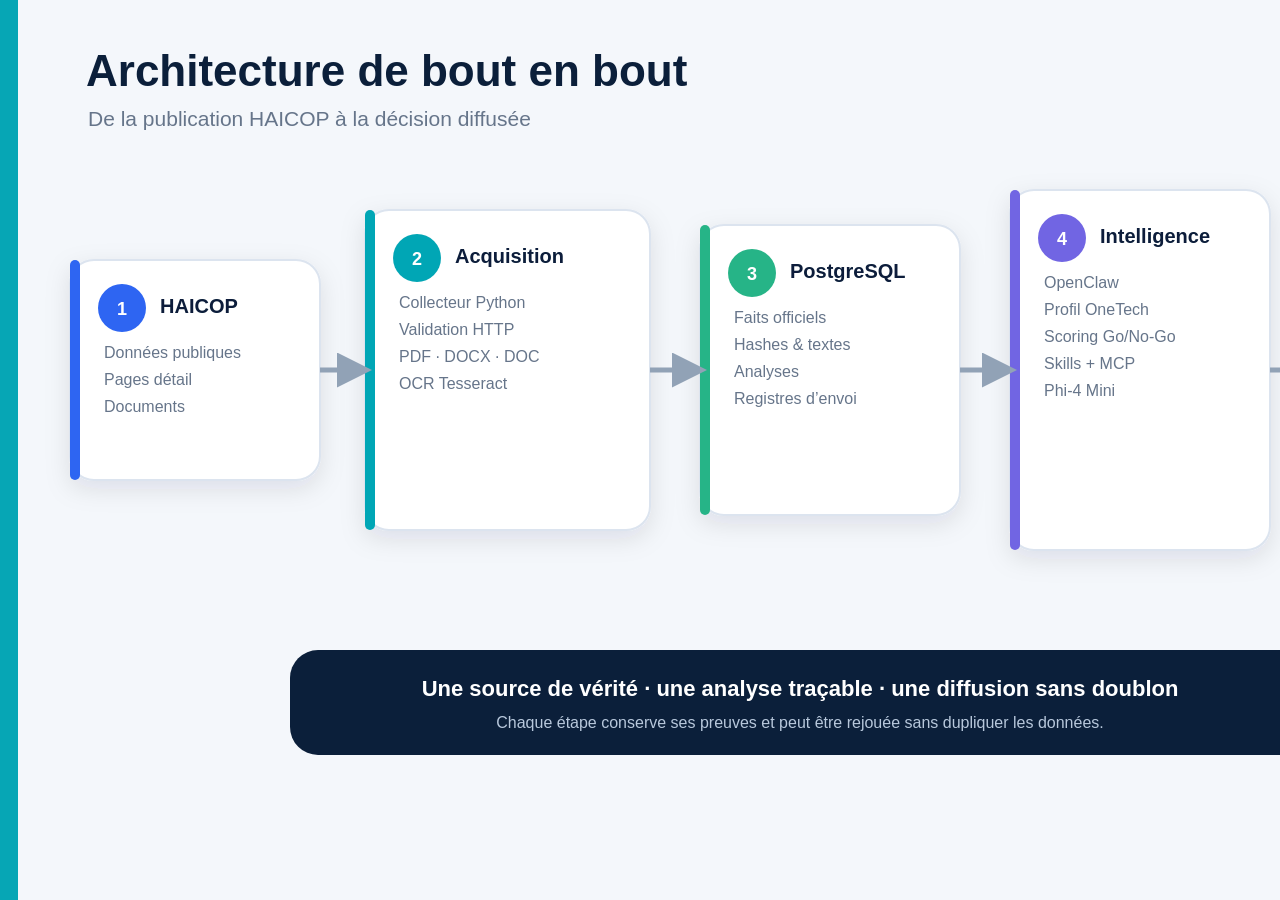
<file: livrables/architecture_onetech_tender_agent.html>
<!doctype html>
<html lang="fr"><head><meta charset="utf-8"><style>
*{box-sizing:border-box} html,body{margin:0;width:1600px;height:900px;overflow:hidden;background:#F4F7FB;font-family:'Segoe UI',Arial,sans-serif;color:#17243B}
svg{display:block;width:1600px;height:900px} .title{font-size:44px;font-weight:800;fill:#0B1F3A}.sub{font-size:21px;font-weight:500;fill:#66758A}
.h{font-size:20px;font-weight:750;fill:#0B1F3A}.b{font-size:16px;font-weight:500;fill:#66758A}.small{font-size:14px;font-weight:700;fill:#66758A}
.white{fill:#FFFFFF}.muted{fill:#66758A}.node{fill:#FFFFFF;stroke:#DCE4EF;stroke-width:2}.shadow{filter:url(#shadow)}
</style></head><body><svg viewBox="0 0 1600 900" role="img" aria-label="Architecture de bout en bout">
<defs><filter id="shadow" x="-20%" y="-20%" width="140%" height="140%"><feDropShadow dx="0" dy="8" stdDeviation="12" flood-color="#0B1F3A" flood-opacity=".10"/></filter>
<marker id="arrow" viewBox="0 0 10 10" refX="8" refY="5" markerWidth="7" markerHeight="7" orient="auto-start-reverse"><path d="M 0 0 L 10 5 L 0 10 z" fill="#91A2B6"/></marker></defs>
<rect width="1600" height="900" fill="#F4F7FB"/><rect x="0" y="0" width="18" height="900" fill="#06A6B5"/>
<text x="86" y="86" class="title">Architecture de bout en bout</text><text x="88" y="126" class="sub">De la publication HAICOP à la décision diffusée</text><g class="shadow"><rect class="node" x="70" y="260" width="250" height="220" rx="24"/><rect x="70" y="260" width="10" height="220" rx="5" fill="#2D65F2"/><circle cx="122" cy="308" r="24" fill="#2D65F2"/><text x="122" y="315" text-anchor="middle" font-size="18" font-weight="800" fill="white">1</text><text x="160" y="313" class="h">HAICOP</text><text x="104" y="358" class="b">Données publiques</text><text x="104" y="385" class="b">Pages détail</text><text x="104" y="412" class="b">Documents</text></g><g class="shadow"><rect class="node" x="365" y="210" width="285" height="320" rx="24"/><rect x="365" y="210" width="10" height="320" rx="5" fill="#06A6B5"/><circle cx="417" cy="258" r="24" fill="#06A6B5"/><text x="417" y="265" text-anchor="middle" font-size="18" font-weight="800" fill="white">2</text><text x="455" y="263" class="h">Acquisition</text><text x="399" y="308" class="b">Collecteur Python</text><text x="399" y="335" class="b">Validation HTTP</text><text x="399" y="362" class="b">PDF · DOCX · DOC</text><text x="399" y="389" class="b">OCR Tesseract</text></g><g class="shadow"><rect class="node" x="700" y="225" width="260" height="290" rx="24"/><rect x="700" y="225" width="10" height="290" rx="5" fill="#28B487"/><circle cx="752" cy="273" r="24" fill="#28B487"/><text x="752" y="280" text-anchor="middle" font-size="18" font-weight="800" fill="white">3</text><text x="790" y="278" class="h">PostgreSQL</text><text x="734" y="323" class="b">Faits officiels</text><text x="734" y="350" class="b">Hashes &amp; textes</text><text x="734" y="377" class="b">Analyses</text><text x="734" y="404" class="b">Registres d’envoi</text></g><g class="shadow"><rect class="node" x="1010" y="190" width="260" height="360" rx="24"/><rect x="1010" y="190" width="10" height="360" rx="5" fill="#7165E3"/><circle cx="1062" cy="238" r="24" fill="#7165E3"/><text x="1062" y="245" text-anchor="middle" font-size="18" font-weight="800" fill="white">4</text><text x="1100" y="243" class="h">Intelligence</text><text x="1044" y="288" class="b">OpenClaw</text><text x="1044" y="315" class="b">Profil OneTech</text><text x="1044" y="342" class="b">Scoring Go/No-Go</text><text x="1044" y="369" class="b">Skills + MCP</text><text x="1044" y="396" class="b">Phi-4 Mini</text></g><g class="shadow"><rect class="node" x="1320" y="260" width="230" height="220" rx="24"/><rect x="1320" y="260" width="10" height="220" rx="5" fill="#F59E0B"/><circle cx="1372" cy="308" r="24" fill="#F59E0B"/><text x="1372" y="315" text-anchor="middle" font-size="18" font-weight="800" fill="white">5</text><text x="1410" y="313" class="h">Diffusion</text><text x="1354" y="358" class="b">n8n</text><text x="1354" y="385" class="b">Gmail</text><text x="1354" y="412" class="b">Telegram</text></g><path d="M320 370 L365 370" stroke="#91A2B6" stroke-width="5" fill="none" marker-end="url(#arrow)"/><path d="M650 370 L700 370" stroke="#91A2B6" stroke-width="5" fill="none" marker-end="url(#arrow)"/><path d="M960 370 L1010 370" stroke="#91A2B6" stroke-width="5" fill="none" marker-end="url(#arrow)"/><path d="M1270 370 L1320 370" stroke="#91A2B6" stroke-width="5" fill="none" marker-end="url(#arrow)"/><rect x="290" y="650" width="1020" height="105" rx="28" fill="#0B1F3A"/><text x="800" y="696" text-anchor="middle" font-size="22" font-weight="800" fill="white">Une source de vérité · une analyse traçable · une diffusion sans doublon</text><text x="800" y="728" text-anchor="middle" font-size="16" font-weight="500" fill="#B8C8DC">Chaque étape conserve ses preuves et peut être rejouée sans dupliquer les données.</text></svg></body></html>
</file>
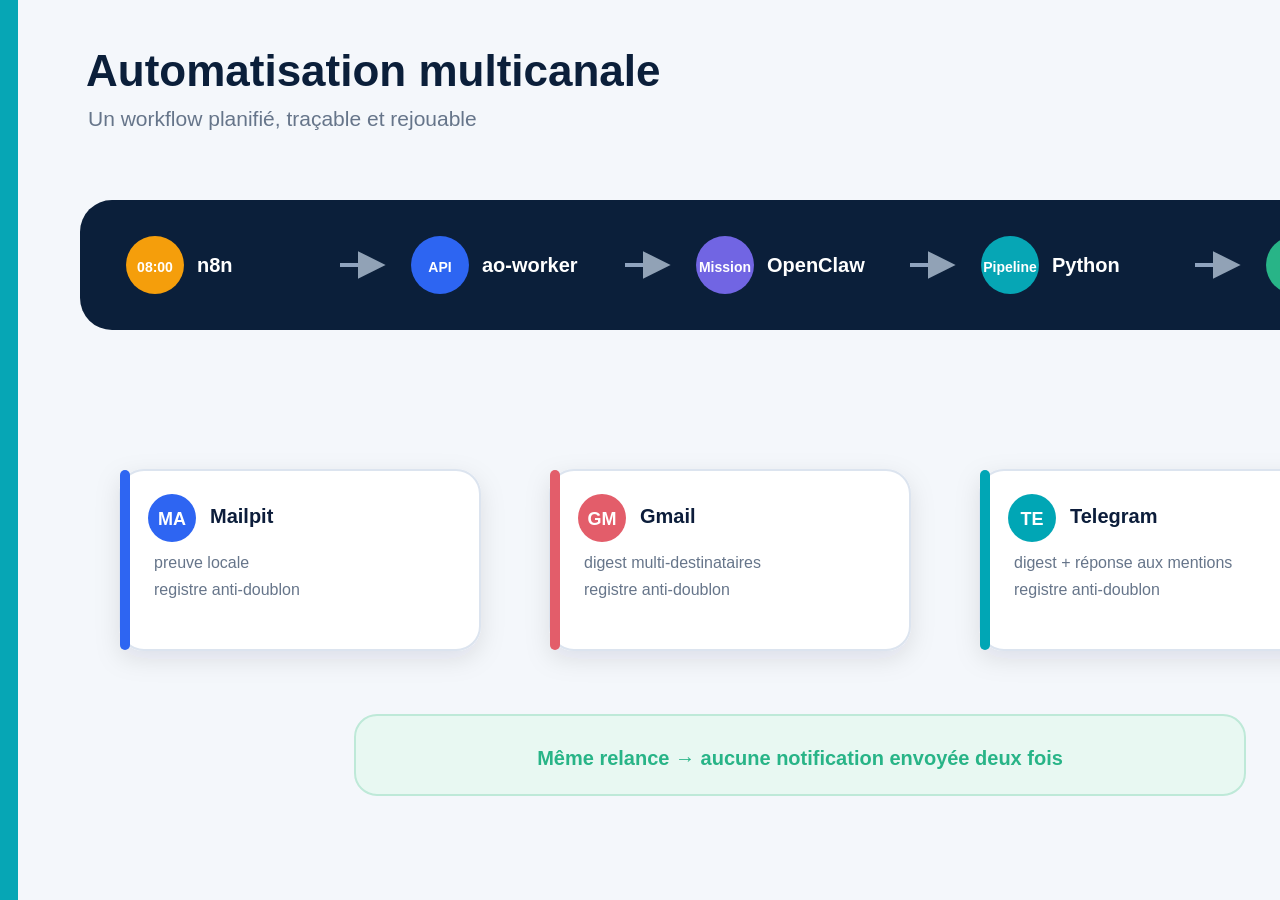
<file: livrables/visuals/automation_channels.html>
<!doctype html>
<html lang="fr"><head><meta charset="utf-8"><style>
*{box-sizing:border-box} html,body{margin:0;width:1600px;height:900px;overflow:hidden;background:#F4F7FB;font-family:'Segoe UI',Arial,sans-serif;color:#17243B}
svg{display:block;width:1600px;height:900px} .title{font-size:44px;font-weight:800;fill:#0B1F3A}.sub{font-size:21px;font-weight:500;fill:#66758A}
.h{font-size:20px;font-weight:750;fill:#0B1F3A}.b{font-size:16px;font-weight:500;fill:#66758A}.small{font-size:14px;font-weight:700;fill:#66758A}
.white{fill:#FFFFFF}.muted{fill:#66758A}.node{fill:#FFFFFF;stroke:#DCE4EF;stroke-width:2}.shadow{filter:url(#shadow)}
</style></head><body><svg viewBox="0 0 1600 900" role="img" aria-label="Automatisation multicanale">
<defs><filter id="shadow" x="-20%" y="-20%" width="140%" height="140%"><feDropShadow dx="0" dy="8" stdDeviation="12" flood-color="#0B1F3A" flood-opacity=".10"/></filter>
<marker id="arrow" viewBox="0 0 10 10" refX="8" refY="5" markerWidth="7" markerHeight="7" orient="auto-start-reverse"><path d="M 0 0 L 10 5 L 0 10 z" fill="#91A2B6"/></marker></defs>
<rect width="1600" height="900" fill="#F4F7FB"/><rect x="0" y="0" width="18" height="900" fill="#06A6B5"/>
<text x="86" y="86" class="title">Automatisation multicanale</text><text x="88" y="126" class="sub">Un workflow planifié, traçable et rejouable</text><rect x="80" y="200" width="1440" height="130" rx="32" fill="#0B1F3A"/><circle cx="155" cy="265" r="29" fill="#F59E0B"/><text x="155" y="272" text-anchor="middle" font-size="14" font-weight="800" fill="white">08:00</text><text x="197" y="272" font-size="20" font-weight="800" fill="white">n8n</text><path d="M340 265 L380 265" stroke="#8FA3BE" stroke-width="4" marker-end="url(#arrow)"/><circle cx="440" cy="265" r="29" fill="#2D65F2"/><text x="440" y="272" text-anchor="middle" font-size="14" font-weight="800" fill="white">API</text><text x="482" y="272" font-size="20" font-weight="800" fill="white">ao-worker</text><path d="M625 265 L665 265" stroke="#8FA3BE" stroke-width="4" marker-end="url(#arrow)"/><circle cx="725" cy="265" r="29" fill="#7165E3"/><text x="725" y="272" text-anchor="middle" font-size="14" font-weight="800" fill="white">Mission</text><text x="767" y="272" font-size="20" font-weight="800" fill="white">OpenClaw</text><path d="M910 265 L950 265" stroke="#8FA3BE" stroke-width="4" marker-end="url(#arrow)"/><circle cx="1010" cy="265" r="29" fill="#06A6B5"/><text x="1010" y="272" text-anchor="middle" font-size="14" font-weight="800" fill="white">Pipeline</text><text x="1052" y="272" font-size="20" font-weight="800" fill="white">Python</text><path d="M1195 265 L1235 265" stroke="#8FA3BE" stroke-width="4" marker-end="url(#arrow)"/><circle cx="1295" cy="265" r="29" fill="#28B487"/><text x="1295" y="272" text-anchor="middle" font-size="14" font-weight="800" fill="white">État</text><text x="1337" y="272" font-size="20" font-weight="800" fill="white">PostgreSQL</text><g class="shadow"><rect class="node" x="120" y="470" width="360" height="180" rx="24"/><rect x="120" y="470" width="10" height="180" rx="5" fill="#2D65F2"/><circle cx="172" cy="518" r="24" fill="#2D65F2"/><text x="172" y="525" text-anchor="middle" font-size="18" font-weight="800" fill="white">MA</text><text x="210" y="523" class="h">Mailpit</text><text x="154" y="568" class="b">preuve locale</text><text x="154" y="595" class="b">registre anti-doublon</text></g><g class="shadow"><rect class="node" x="550" y="470" width="360" height="180" rx="24"/><rect x="550" y="470" width="10" height="180" rx="5" fill="#E35D6A"/><circle cx="602" cy="518" r="24" fill="#E35D6A"/><text x="602" y="525" text-anchor="middle" font-size="18" font-weight="800" fill="white">GM</text><text x="640" y="523" class="h">Gmail</text><text x="584" y="568" class="b">digest multi-destinataires</text><text x="584" y="595" class="b">registre anti-doublon</text></g><g class="shadow"><rect class="node" x="980" y="470" width="360" height="180" rx="24"/><rect x="980" y="470" width="10" height="180" rx="5" fill="#06A6B5"/><circle cx="1032" cy="518" r="24" fill="#06A6B5"/><text x="1032" y="525" text-anchor="middle" font-size="18" font-weight="800" fill="white">TE</text><text x="1070" y="523" class="h">Telegram</text><text x="1014" y="568" class="b">digest + réponse aux mentions</text><text x="1014" y="595" class="b">registre anti-doublon</text></g><rect x="355" y="715" width="890" height="80" rx="22" fill="#E8F8F2" stroke="#BEE9D8" stroke-width="2"/><text x="800" y="765" text-anchor="middle" font-size="20" font-weight="800" fill="#28B487">Même relance → aucune notification envoyée deux fois</text></svg></body></html>
</file>
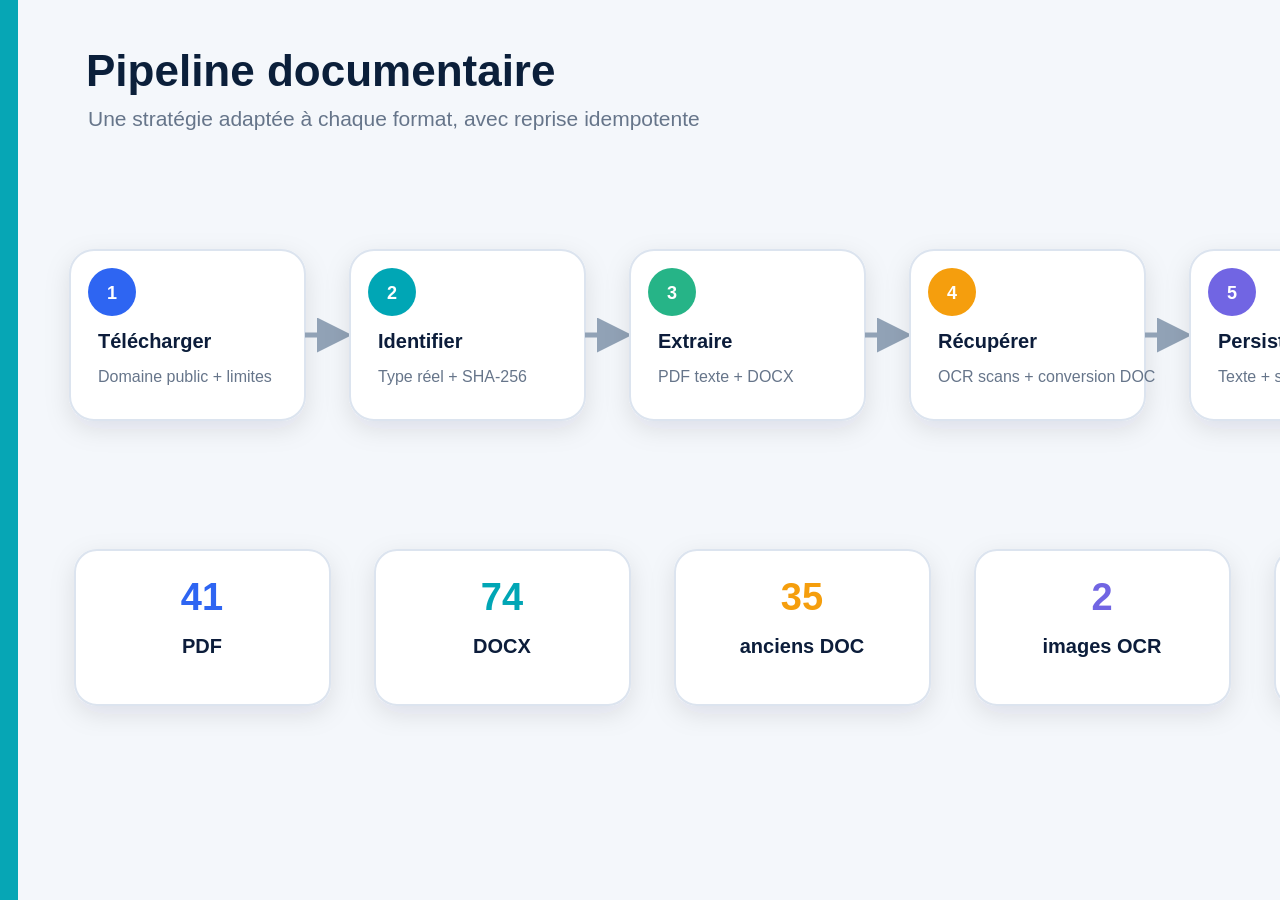
<file: livrables/visuals/pipeline_documents.html>
<!doctype html>
<html lang="fr"><head><meta charset="utf-8"><style>
*{box-sizing:border-box} html,body{margin:0;width:1600px;height:900px;overflow:hidden;background:#F4F7FB;font-family:'Segoe UI',Arial,sans-serif;color:#17243B}
svg{display:block;width:1600px;height:900px} .title{font-size:44px;font-weight:800;fill:#0B1F3A}.sub{font-size:21px;font-weight:500;fill:#66758A}
.h{font-size:20px;font-weight:750;fill:#0B1F3A}.b{font-size:16px;font-weight:500;fill:#66758A}.small{font-size:14px;font-weight:700;fill:#66758A}
.white{fill:#FFFFFF}.muted{fill:#66758A}.node{fill:#FFFFFF;stroke:#DCE4EF;stroke-width:2}.shadow{filter:url(#shadow)}
</style></head><body><svg viewBox="0 0 1600 900" role="img" aria-label="Pipeline documentaire">
<defs><filter id="shadow" x="-20%" y="-20%" width="140%" height="140%"><feDropShadow dx="0" dy="8" stdDeviation="12" flood-color="#0B1F3A" flood-opacity=".10"/></filter>
<marker id="arrow" viewBox="0 0 10 10" refX="8" refY="5" markerWidth="7" markerHeight="7" orient="auto-start-reverse"><path d="M 0 0 L 10 5 L 0 10 z" fill="#91A2B6"/></marker></defs>
<rect width="1600" height="900" fill="#F4F7FB"/><rect x="0" y="0" width="18" height="900" fill="#06A6B5"/>
<text x="86" y="86" class="title">Pipeline documentaire</text><text x="88" y="126" class="sub">Une stratégie adaptée à chaque format, avec reprise idempotente</text><g class="shadow"><rect class="node" x="70" y="250" width="235" height="170" rx="24"/><circle cx="112" cy="292" r="24" fill="#2D65F2"/><text x="112" y="299" text-anchor="middle" font-size="18" font-weight="800" fill="white">1</text><text x="98" y="348" class="h">Télécharger</text><text x="98" y="382" class="b">Domaine public + limites</text></g><path d="M305 335 L345 335" stroke="#91A2B6" stroke-width="5" marker-end="url(#arrow)"/><g class="shadow"><rect class="node" x="350" y="250" width="235" height="170" rx="24"/><circle cx="392" cy="292" r="24" fill="#06A6B5"/><text x="392" y="299" text-anchor="middle" font-size="18" font-weight="800" fill="white">2</text><text x="378" y="348" class="h">Identifier</text><text x="378" y="382" class="b">Type réel + SHA-256</text></g><path d="M585 335 L625 335" stroke="#91A2B6" stroke-width="5" marker-end="url(#arrow)"/><g class="shadow"><rect class="node" x="630" y="250" width="235" height="170" rx="24"/><circle cx="672" cy="292" r="24" fill="#28B487"/><text x="672" y="299" text-anchor="middle" font-size="18" font-weight="800" fill="white">3</text><text x="658" y="348" class="h">Extraire</text><text x="658" y="382" class="b">PDF texte + DOCX</text></g><path d="M865 335 L905 335" stroke="#91A2B6" stroke-width="5" marker-end="url(#arrow)"/><g class="shadow"><rect class="node" x="910" y="250" width="235" height="170" rx="24"/><circle cx="952" cy="292" r="24" fill="#F59E0B"/><text x="952" y="299" text-anchor="middle" font-size="18" font-weight="800" fill="white">4</text><text x="938" y="348" class="h">Récupérer</text><text x="938" y="382" class="b">OCR scans + conversion DOC</text></g><path d="M1145 335 L1185 335" stroke="#91A2B6" stroke-width="5" marker-end="url(#arrow)"/><g class="shadow"><rect class="node" x="1190" y="250" width="235" height="170" rx="24"/><circle cx="1232" cy="292" r="24" fill="#7165E3"/><text x="1232" y="299" text-anchor="middle" font-size="18" font-weight="800" fill="white">5</text><text x="1218" y="348" class="h">Persister</text><text x="1218" y="382" class="b">Texte + statut PostgreSQL</text></g><g class="shadow"><rect class="node" x="75" y="550" width="255" height="155" rx="22"/><text x="202" y="610" text-anchor="middle" font-size="38" font-weight="850" fill="#2D65F2">41</text><text x="202" y="653" text-anchor="middle" class="h">PDF</text></g><g class="shadow"><rect class="node" x="375" y="550" width="255" height="155" rx="22"/><text x="502" y="610" text-anchor="middle" font-size="38" font-weight="850" fill="#06A6B5">74</text><text x="502" y="653" text-anchor="middle" class="h">DOCX</text></g><g class="shadow"><rect class="node" x="675" y="550" width="255" height="155" rx="22"/><text x="802" y="610" text-anchor="middle" font-size="38" font-weight="850" fill="#F59E0B">35</text><text x="802" y="653" text-anchor="middle" class="h">anciens DOC</text></g><g class="shadow"><rect class="node" x="975" y="550" width="255" height="155" rx="22"/><text x="1102" y="610" text-anchor="middle" font-size="38" font-weight="850" fill="#7165E3">2</text><text x="1102" y="653" text-anchor="middle" class="h">images OCR</text></g><g class="shadow"><rect class="node" x="1275" y="550" width="255" height="155" rx="22"/><text x="1402" y="610" text-anchor="middle" font-size="38" font-weight="850" fill="#28B487">152 / 152</text><text x="1402" y="653" text-anchor="middle" class="h">textes extraits</text></g></svg></body></html>
</file>
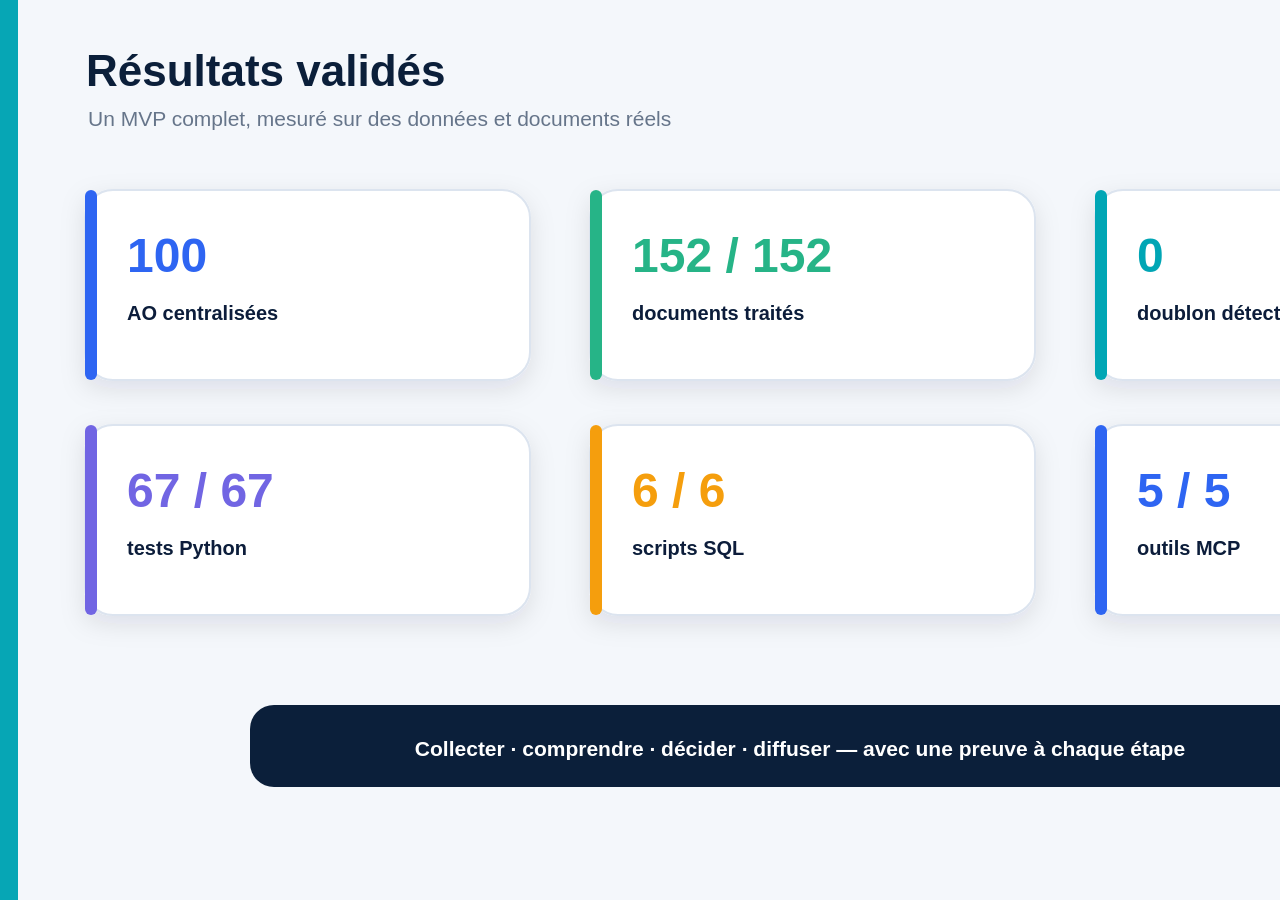
<file: livrables/visuals/results_dashboard.html>
<!doctype html>
<html lang="fr"><head><meta charset="utf-8"><style>
*{box-sizing:border-box} html,body{margin:0;width:1600px;height:900px;overflow:hidden;background:#F4F7FB;font-family:'Segoe UI',Arial,sans-serif;color:#17243B}
svg{display:block;width:1600px;height:900px} .title{font-size:44px;font-weight:800;fill:#0B1F3A}.sub{font-size:21px;font-weight:500;fill:#66758A}
.h{font-size:20px;font-weight:750;fill:#0B1F3A}.b{font-size:16px;font-weight:500;fill:#66758A}.small{font-size:14px;font-weight:700;fill:#66758A}
.white{fill:#FFFFFF}.muted{fill:#66758A}.node{fill:#FFFFFF;stroke:#DCE4EF;stroke-width:2}.shadow{filter:url(#shadow)}
</style></head><body><svg viewBox="0 0 1600 900" role="img" aria-label="Résultats validés">
<defs><filter id="shadow" x="-20%" y="-20%" width="140%" height="140%"><feDropShadow dx="0" dy="8" stdDeviation="12" flood-color="#0B1F3A" flood-opacity=".10"/></filter>
<marker id="arrow" viewBox="0 0 10 10" refX="8" refY="5" markerWidth="7" markerHeight="7" orient="auto-start-reverse"><path d="M 0 0 L 10 5 L 0 10 z" fill="#91A2B6"/></marker></defs>
<rect width="1600" height="900" fill="#F4F7FB"/><rect x="0" y="0" width="18" height="900" fill="#06A6B5"/>
<text x="86" y="86" class="title">Résultats validés</text><text x="88" y="126" class="sub">Un MVP complet, mesuré sur des données et documents réels</text><g class="shadow"><rect class="node" x="85" y="190" width="445" height="190" rx="28"/><rect x="85" y="190" width="12" height="190" rx="6" fill="#2D65F2"/><text x="127" y="272" font-size="48" font-weight="850" fill="#2D65F2">100</text><text x="127" y="320" class="h">AO centralisées</text></g><g class="shadow"><rect class="node" x="590" y="190" width="445" height="190" rx="28"/><rect x="590" y="190" width="12" height="190" rx="6" fill="#28B487"/><text x="632" y="272" font-size="48" font-weight="850" fill="#28B487">152 / 152</text><text x="632" y="320" class="h">documents traités</text></g><g class="shadow"><rect class="node" x="1095" y="190" width="445" height="190" rx="28"/><rect x="1095" y="190" width="12" height="190" rx="6" fill="#06A6B5"/><text x="1137" y="272" font-size="48" font-weight="850" fill="#06A6B5">0</text><text x="1137" y="320" class="h">doublon détecté</text></g><g class="shadow"><rect class="node" x="85" y="425" width="445" height="190" rx="28"/><rect x="85" y="425" width="12" height="190" rx="6" fill="#7165E3"/><text x="127" y="507" font-size="48" font-weight="850" fill="#7165E3">67 / 67</text><text x="127" y="555" class="h">tests Python</text></g><g class="shadow"><rect class="node" x="590" y="425" width="445" height="190" rx="28"/><rect x="590" y="425" width="12" height="190" rx="6" fill="#F59E0B"/><text x="632" y="507" font-size="48" font-weight="850" fill="#F59E0B">6 / 6</text><text x="632" y="555" class="h">scripts SQL</text></g><g class="shadow"><rect class="node" x="1095" y="425" width="445" height="190" rx="28"/><rect x="1095" y="425" width="12" height="190" rx="6" fill="#2D65F2"/><text x="1137" y="507" font-size="48" font-weight="850" fill="#2D65F2">5 / 5</text><text x="1137" y="555" class="h">outils MCP</text></g><rect x="250" y="705" width="1100" height="82" rx="24" fill="#0B1F3A"/><text x="800" y="756" text-anchor="middle" font-size="21" font-weight="800" fill="white">Collecter · comprendre · décider · diffuser — avec une preuve à chaque étape</text></svg></body></html>
</file>
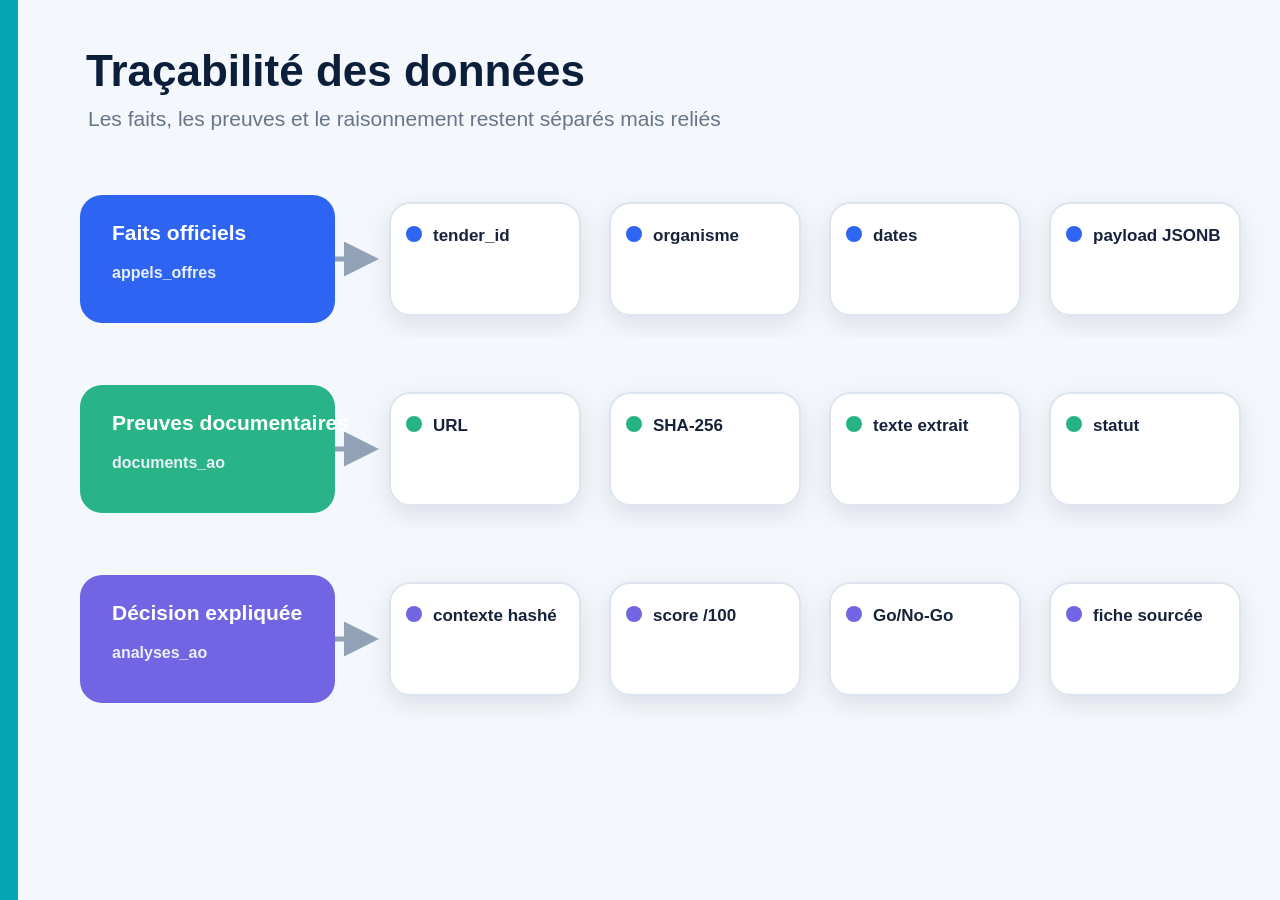
<file: livrables/visuals/traceability_data.html>
<!doctype html>
<html lang="fr"><head><meta charset="utf-8"><style>
*{box-sizing:border-box} html,body{margin:0;width:1600px;height:900px;overflow:hidden;background:#F4F7FB;font-family:'Segoe UI',Arial,sans-serif;color:#17243B}
svg{display:block;width:1600px;height:900px} .title{font-size:44px;font-weight:800;fill:#0B1F3A}.sub{font-size:21px;font-weight:500;fill:#66758A}
.h{font-size:20px;font-weight:750;fill:#0B1F3A}.b{font-size:16px;font-weight:500;fill:#66758A}.small{font-size:14px;font-weight:700;fill:#66758A}
.white{fill:#FFFFFF}.muted{fill:#66758A}.node{fill:#FFFFFF;stroke:#DCE4EF;stroke-width:2}.shadow{filter:url(#shadow)}
</style></head><body><svg viewBox="0 0 1600 900" role="img" aria-label="Traçabilité des données">
<defs><filter id="shadow" x="-20%" y="-20%" width="140%" height="140%"><feDropShadow dx="0" dy="8" stdDeviation="12" flood-color="#0B1F3A" flood-opacity=".10"/></filter>
<marker id="arrow" viewBox="0 0 10 10" refX="8" refY="5" markerWidth="7" markerHeight="7" orient="auto-start-reverse"><path d="M 0 0 L 10 5 L 0 10 z" fill="#91A2B6"/></marker></defs>
<rect width="1600" height="900" fill="#F4F7FB"/><rect x="0" y="0" width="18" height="900" fill="#06A6B5"/>
<text x="86" y="86" class="title">Traçabilité des données</text><text x="88" y="126" class="sub">Les faits, les preuves et le raisonnement restent séparés mais reliés</text><rect x="80" y="195" width="255" height="128" rx="22" fill="#2D65F2"/><text x="112" y="240" font-size="21" font-weight="800" fill="white">Faits officiels</text><text x="112" y="278" font-size="16" font-weight="650" fill="#E9F0FA">appels_offres</text><g class="shadow"><rect class="node" x="390" y="203" width="190" height="112" rx="20"/><circle cx="414" cy="234" r="8" fill="#2D65F2"/><text x="433" y="241" font-size="17" font-weight="750" fill="#17243B">tender_id</text></g><g class="shadow"><rect class="node" x="610" y="203" width="190" height="112" rx="20"/><circle cx="634" cy="234" r="8" fill="#2D65F2"/><text x="653" y="241" font-size="17" font-weight="750" fill="#17243B">organisme</text></g><g class="shadow"><rect class="node" x="830" y="203" width="190" height="112" rx="20"/><circle cx="854" cy="234" r="8" fill="#2D65F2"/><text x="873" y="241" font-size="17" font-weight="750" fill="#17243B">dates</text></g><g class="shadow"><rect class="node" x="1050" y="203" width="190" height="112" rx="20"/><circle cx="1074" cy="234" r="8" fill="#2D65F2"/><text x="1093" y="241" font-size="17" font-weight="750" fill="#17243B">payload JSONB</text></g><path d="M335 259 L372 259" stroke="#91A2B6" stroke-width="5" marker-end="url(#arrow)"/><rect x="80" y="385" width="255" height="128" rx="22" fill="#28B487"/><text x="112" y="430" font-size="21" font-weight="800" fill="white">Preuves documentaires</text><text x="112" y="468" font-size="16" font-weight="650" fill="#E9F0FA">documents_ao</text><g class="shadow"><rect class="node" x="390" y="393" width="190" height="112" rx="20"/><circle cx="414" cy="424" r="8" fill="#28B487"/><text x="433" y="431" font-size="17" font-weight="750" fill="#17243B">URL</text></g><g class="shadow"><rect class="node" x="610" y="393" width="190" height="112" rx="20"/><circle cx="634" cy="424" r="8" fill="#28B487"/><text x="653" y="431" font-size="17" font-weight="750" fill="#17243B">SHA-256</text></g><g class="shadow"><rect class="node" x="830" y="393" width="190" height="112" rx="20"/><circle cx="854" cy="424" r="8" fill="#28B487"/><text x="873" y="431" font-size="17" font-weight="750" fill="#17243B">texte extrait</text></g><g class="shadow"><rect class="node" x="1050" y="393" width="190" height="112" rx="20"/><circle cx="1074" cy="424" r="8" fill="#28B487"/><text x="1093" y="431" font-size="17" font-weight="750" fill="#17243B">statut</text></g><path d="M335 449 L372 449" stroke="#91A2B6" stroke-width="5" marker-end="url(#arrow)"/><rect x="80" y="575" width="255" height="128" rx="22" fill="#7165E3"/><text x="112" y="620" font-size="21" font-weight="800" fill="white">Décision expliquée</text><text x="112" y="658" font-size="16" font-weight="650" fill="#E9F0FA">analyses_ao</text><g class="shadow"><rect class="node" x="390" y="583" width="190" height="112" rx="20"/><circle cx="414" cy="614" r="8" fill="#7165E3"/><text x="433" y="621" font-size="17" font-weight="750" fill="#17243B">contexte hashé</text></g><g class="shadow"><rect class="node" x="610" y="583" width="190" height="112" rx="20"/><circle cx="634" cy="614" r="8" fill="#7165E3"/><text x="653" y="621" font-size="17" font-weight="750" fill="#17243B">score /100</text></g><g class="shadow"><rect class="node" x="830" y="583" width="190" height="112" rx="20"/><circle cx="854" cy="614" r="8" fill="#7165E3"/><text x="873" y="621" font-size="17" font-weight="750" fill="#17243B">Go/No-Go</text></g><g class="shadow"><rect class="node" x="1050" y="583" width="190" height="112" rx="20"/><circle cx="1074" cy="614" r="8" fill="#7165E3"/><text x="1093" y="621" font-size="17" font-weight="750" fill="#17243B">fiche sourcée</text></g><path d="M335 639 L372 639" stroke="#91A2B6" stroke-width="5" marker-end="url(#arrow)"/><rect x="1290" y="195" width="250" height="508" rx="30" fill="#0B1F3A"/><text x="1415" y="252" text-anchor="middle" font-size="22" font-weight="800" fill="white">Bénéfice</text><circle cx="1330" cy="325" r="17" fill="#28B487"/><path d="M1322 325 l7 7 l12 -15" stroke="white" stroke-width="4" fill="none"/><text x="1363" y="332" font-size="16" font-weight="700" fill="white">Audit possible</text><circle cx="1330" cy="408" r="17" fill="#28B487"/><path d="M1322 408 l7 7 l12 -15" stroke="white" stroke-width="4" fill="none"/><text x="1363" y="415" font-size="16" font-weight="700" fill="white">Rejeu sans doublon</text><circle cx="1330" cy="491" r="17" fill="#28B487"/><path d="M1322 491 l7 7 l12 -15" stroke="white" stroke-width="4" fill="none"/><text x="1363" y="498" font-size="16" font-weight="700" fill="white">Sources retrouvables</text><circle cx="1330" cy="574" r="17" fill="#28B487"/><path d="M1322 574 l7 7 l12 -15" stroke="white" stroke-width="4" fill="none"/><text x="1363" y="581" font-size="16" font-weight="700" fill="white">Historique conservé</text></svg></body></html>
</file>
